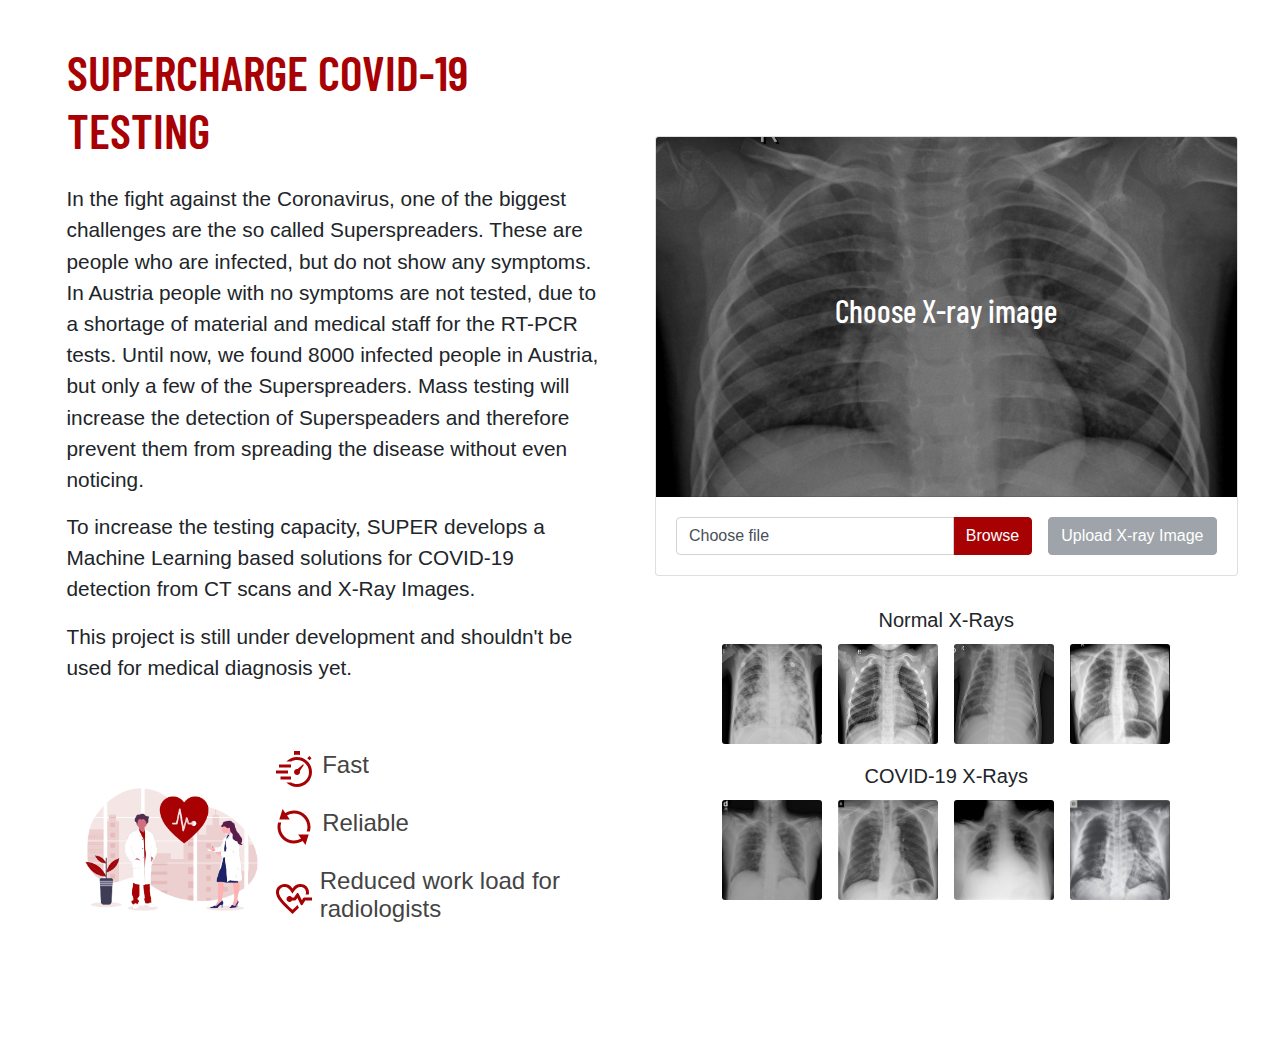
<file: webapp/app.html>
<html lang="en">
	<head>
		<meta charset="utf-8" />
		<meta name="viewport" content="width=device-width, initial-scale=1, shrink-to-fit=no" />
		<meta name="description" content="" />
		<title>COVID-19 X-Ray Diagnosis</title>
		<link rel="shortcut icon" type="image/x-icon" href="./images/favicon.ico" />
		<link rel="stylesheet" href="https://stackpath.bootstrapcdn.com/bootstrap/4.4.1/css/bootstrap.min.css" integrity="sha384-Vkoo8x4CGsO3+Hhxv8T/Q5PaXtkKtu6ug5TOeNV6gBiFeWPGFN9MuhOf23Q9Ifjh" crossorigin="anonymous" />
		<link rel="stylesheet" href="./style.css" />
		<link href="https://fonts.googleapis.com/css?family=Barlow+Condensed:400,500,600,700,800&display=swap" rel="stylesheet" />
		<script src="https://code.jquery.com/jquery-3.4.1.min.js" integrity="sha256-CSXorXvZcTkaix6Yvo6HppcZGetbYMGWSFlBw8HfCJo=" crossorigin="anonymous"></script>
		<script src="https://code.jquery.com/jquery-3.4.1.min.js" integrity="sha256-CSXorXvZcTkaix6Yvo6HppcZGetbYMGWSFlBw8HfCJo=" crossorigin="anonymous"></script>
		<script src="https://cdn.jsdelivr.net/npm/popper.js@1.16.0/dist/umd/popper.min.js" integrity="sha384-Q6E9RHvbIyZFJoft+2mJbHaEWldlvI9IOYy5n3zV9zzTtmI3UksdQRVvoxMfooAo" crossorigin="anonymous"></script>
		<script src="https://stackpath.bootstrapcdn.com/bootstrap/4.4.1/js/bootstrap.min.js" integrity="sha384-wfSDF2E50Y2D1uUdj0O3uMBJnjuUD4Ih7YwaYd1iqfktj0Uod8GCExl3Og8ifwB6" crossorigin="anonymous"></script>
		<script src="https://info.gesundheitsministerium.at/data/SimpleData.js"></script>
		<script src="./script.js"></script>
	</head>
	<body>
		<!--<div class="d-flex flex-column flex-md-row align-items-center p-3 px-md-4 mb-3 bg-white border-bottom shadow-sm">
			<h5 class="my-0 mr-md-auto font-weight-normal">COVID-19 AI Diagnosis</h5>
		</div>-->
		<div class="container-fluid w-100 d-flex justify-content-center align-items-center" id="content">
			<div class="row align-items-center mt-4" id="cardcontainer">
				<div class="col-xl-6 mb-4">
					<div class="card border-0">
						<div class="card-body px-4">
							<h1 class="onehead mb-4 primary-color">
								SUPERCHARGE COVID-19 TESTING
							</h1>
							<p class="card-text">In the fight against the Coronavirus, one of the biggest challenges are the so called Superspreaders. These are people who are infected, but do not show any symptoms. In Austria people with no symptoms are not tested, due to a shortage of material and medical staff for the RT-PCR tests. Until now, we found <span id="numberOfCases">8000</span> infected people in Austria, but only a few of the Superspreaders. Mass testing will increase the detection of Superspeaders and therefore prevent them from spreading the disease without even noticing.</p>
							<div class="d-flex flex-row align-items-center mb-5">
								<div>
									<p class="card-text">
										To increase the testing capacity, SUPER develops a Machine Learning based solutions for COVID-19 detection from CT scans and X-Ray Images.
									</p>
									<p class="card-text">
										This project is still under development and shouldn't be used for medical diagnosis yet.
									</p>
								</div>
							</div>
							<div style="height: 20;"></div>
							<div class="d-flex flex-row align-items-center mb-5">
								<div class="w-50 hidden-sm">
									<img src="./images/undraw_medicine.png" class="img-fluid" alt="Decoration" />
								</div>
								<div>
									<div class="d-flex flex-row bd-highlight mb-3 align-items-center grey-color">
										<svg xmlns="http://www.w3.org/2000/svg" class="svg-icon" width="36" height="36" viewBox="0 0 24 24">
											<path d="M15.91 13.34l2.636-4.026-.454-.406-3.673 3.099c-.675-.138-1.402.068-1.894.618-.736.823-.665 2.088.159 2.824.824.736 2.088.665 2.824-.159.492-.55.615-1.295.402-1.95zm-3.91-10.646v-2.694h4v2.694c-1.439-.243-2.592-.238-4 0zm8.851 2.064l1.407-1.407 1.414 1.414-1.321 1.321c-.462-.484-.964-.927-1.5-1.328zm-18.851 4.242h8v2h-8v-2zm-2 4h8v2h-8v-2zm3 4h7v2h-7v-2zm21-3c0 5.523-4.477 10-10 10-2.79 0-5.3-1.155-7.111-3h3.28c1.138.631 2.439 1 3.831 1 4.411 0 8-3.589 8-8s-3.589-8-8-8c-1.392 0-2.693.369-3.831 1h-3.28c1.811-1.845 4.321-3 7.111-3 5.523 0 10 4.477 10 10z" />
										</svg>
										<div style="width: 10;"></div>
										<div class="h4">Fast</div>
									</div>
									<div style="height: 5;"></div>
									<div class="d-flex flex-row bd-highlight mb-3 align-items-center grey-color">
										<svg xmlns="http://www.w3.org/2000/svg" class="svg-icon" width="36" height="36" viewBox="0 0 24 24">
											<path d="M23 12c0 1.042-.154 2.045-.425 3h-2.101c.335-.94.526-1.947.526-3 0-4.962-4.037-9-9-9-1.706 0-3.296.484-4.655 1.314l1.858 2.686h-6.994l2.152-7 1.849 2.673c1.684-1.049 3.659-1.673 5.79-1.673 6.074 0 11 4.925 11 11zm-6.354 7.692c-1.357.826-2.944 1.308-4.646 1.308-4.962 0-9-4.038-9-9 0-1.053.191-2.06.525-3h-2.1c-.271.955-.425 1.958-.425 3 0 6.075 4.925 11 11 11 2.127 0 4.099-.621 5.78-1.667l1.853 2.667 2.152-6.989h-6.994l1.855 2.681z" />
										</svg>
										<div style="width: 10;"></div>
										<div class="h4">Reliable</div>
									</div>
									<div style="height: 5;"></div>
									<div class="d-flex flex-row bd-highlight mb-3 align-items-center grey-color">
										<div style="width: 36px;">
											<svg xmlns="http://www.w3.org/2000/svg" class="svg-icon" width="36" height="36" viewBox="0 0 24 24" fill-rule="evenodd" clip-rule="evenodd">
												<path d="M21.826 9h-2.086c.171-.487.262-.957.262-1.41 0-2.326-1.818-3.776-4.024-3.573-2.681.247-4.518 3.71-4.978 4.484-.527-.863-2.261-4.238-4.981-4.494-2.11-.199-4.019 1.181-4.019 3.582 0 3.109 4.347 7.084 9.001 11.615 1.16-1.127 2.285-2.208 3.324-3.243l.97 1.857c-1.318 1.302-2.769 2.686-4.294 4.181-6.164-6.037-11.001-10.202-11.001-14.403 0-3.294 2.462-5.526 5.674-5.596 2.163-.009 4.125.957 5.327 2.952 1.177-1.956 3.146-2.942 5.253-2.942 3.064 0 5.746 2.115 5.746 5.595 0 .464-.06.928-.174 1.395zm-11.094 4c-.346.598-.992 1-1.732 1-1.104 0-2-.896-2-2s.896-2 2-2c.74 0 1.386.402 1.732 1h1.222l1.88-2.71c.14-.202.376-.315.622-.299.245.016.464.161.576.38l2.27 4.437.813-1.45c.124-.221.357-.358.611-.358h5.274v2h-4.513l-1.759 2.908c-.132.219-.373.348-.629.337-.255-.01-.484-.16-.598-.389l-2.256-4.559-.989 1.406c-.131.186-.345.297-.573.297h-1.951z" />
											</svg>
										</div>
										<div style="width: 10;"></div>
										<div class="h4">Reduced work load for radiologists</div>
									</div>
								</div>
							</div>
						</div>
					</div>
				</div>
				<div class="col-xl-6 mb-4">
					<div class="card" ondrop="drop(event)" ondragover="allowDrop(event)">
						<div class="card-header d-flex flex-column justify-content-center align-items-center" id="xray-placeholder">
							<h2 class="card-title text-white text-center" id="textoverimg">
								Choose X-ray image
							</h2>
							<div class="greenRedGradient w-60 d-none" style="width: 200px; height: 16px;" id="result-page">
								<div id="covidSlider" style="position: relative; left:98; width: 2px; height: 16px; background-color: black;"></div>
							</div>
						</div>
						<div class="card-body">
							<div class="progress align-self-start mt-2 mb-2" id="progressContainer">
								<div class="progress-bar progress-bar-striped progress-bar-animated" id="uploadProgress" role="progressbar" aria-valuenow="10" aria-valuemin="0" aria-valuemax="100" style="width: 10%"></div>
							</div>
							<div class="input-group">
								<div class="custom-file">
									<input type="file" class="custom-file-input" id="inputFileToLoad" onchange="readyToUpload();" />
									<label class="custom-file-label" id="chooseFile">Choose file</label>
								</div>
								<div class="input-group-append mr-3">
									<span class="input-group-text" id="inputGroupFileAddon01" onclick="document.querySelector('#inputFileToLoad').click();">Browse</span>
								</div>
								<button type="button" disabled="true" id="uploadButton" class="btn btn-md btn-secondary" onclick="sendFile();">
									Upload X-ray Image
								</button>
							</div>
						</div>
					</div>
					<div style="height: 32;"></div>
					<div class="h5 text-center">Normal X-Rays</div>
					<div class="d-flex flex-row justify-content-center align-items-center">
						<img id="normal1" src="./images/normal/n1.jpeg" draggable="true" ondragstart="drag(event)" onclick="uploadDemo(this.id)" class="demo-xray" />
						<img id="normal2" src="./images/normal/n2.jpeg" draggable="true" ondragstart="drag(event)" onclick="uploadDemo(this.id)" class="demo-xray" />
						<img id="normal3" src="./images/normal/n3.jpeg" draggable="true" ondragstart="drag(event)" onclick="uploadDemo(this.id)" class="demo-xray" />
						<img id="normal4" src="./images/normal/n4.jpeg" draggable="true" ondragstart="drag(event)" onclick="uploadDemo(this.id)" class="demo-xray" />
					</div>
					<div style="height: 16;"></div>
					<div class="h5 text-center">COVID-19 X-Rays</div>
					<div class="d-flex flex-row justify-content-center align-items-center">
						<img id="covid1" src="./images/covid/c1.jpeg" draggable="true" ondragstart="drag(event)" onclick="uploadDemo(this.id)" class="demo-xray" />
						<img id="covid2" src="./images/covid/c2.jpeg" draggable="true" ondragstart="drag(event)" onclick="uploadDemo(this.id)" class="demo-xray" />
						<img id="covid3" src="./images/covid/c3.jpeg" draggable="true" ondragstart="drag(event)" onclick="uploadDemo(this.id)" class="demo-xray" />
						<img id="covid4" src="./images/covid/c4.jpeg" draggable="true" ondragstart="drag(event)" onclick="uploadDemo(this.id)" class="demo-xray" />
					</div>
					<div class="alert alert-danger" role="alert" id="fileExtensionAlert" style="display:none;">
						<span>
							<p>Only Image file formats are allowed!</p>
						</span>
					</div>
					<div class="alert alert-danger" role="alert" id="fileSizeAlert" style="display:none;">
						<span>
							<p>Only files smaller than 10MB are allowed!</p>
						</span>
					</div>
				</div>
			</div>
		</div>
	</body>
</html>
</file>
<file: webapp/style.css>
.bd-placeholder-img {
	font-size: 1.125rem;
	text-anchor: middle;
	-webkit-user-select: none;
	-moz-user-select: none;
	-ms-user-select: none;
	user-select: none;
}

@media (min-width: 768px) {
	.bd-placeholder-img-lg {
		font-size: 3.5rem;
	}
}

html {
	font-size: 14px;
}

html, body {
	overflow: hidden;
}

@media (min-width: 768px) {
	html {
		font-size: 16px;
	}
}

h1,
h2,
h3,
h4,
h5,
h6 {
	font-family: 'Barlow Condensed', sans-serif;
}
.h3 {
	margin-bottom: 0;
}

.container {
	max-width: 960px;
}

.card-deck .card {
	min-width: 220px;
}

.card > img {
	height: 40vh;
}

.card-deck,
#cardcontainer {
	width: 98% !important;
}

h1.onehead {
	font-size: 3rem;
	font-weight: 600;
}

.card-text {
	font-size: 1.3rem;
}

#xray-placeholder {
	background-image: url('./images/xray-image-unsplash.jpeg');
	background-size: cover;
	background-position: center center;
}

#content {
	min-height: 80vh;
}

.card-header {
	background-color: rgba(0, 0, 0, 0.7);
	height: 40vh;
}

#xray-placeholder:after {
	content: '\A';
	position: absolute;
	width: 100%;
	height: 40vh;
	top: 0;
	left: 0;
	background: rgba(0, 0, 0, 0.4);
	z-index: 10;
	border-radius: calc(0.25rem - 1px) calc(0.25rem - 1px) 0 0;
}

#textoverimg {
	z-index: 999;
}

#uploadProgress {
	z-index: 900;
	transition: all 1s;
}

.progress {
	width: 100%;
}

.custom-file-label::after,
#inputGroupFileAddon01 {
	color: var(--white);
	background-color: var(--primary);
	border: 1px solid var(--primary) !important;
	transition: all 0.6s;

	border-top-right-radius: 0.25rem !important;
	border-bottom-right-radius: 0.25rem !important;
}

.custom-file:hover,
.custom-file > *,
.custom-file-label,
.custom-file-label::after,
.custom-file-label:hover,
.custom-file-input,
.input-group-append {
	cursor: pointer !important;
}

#uploadButton {
	transition: all 0.6s;
}

#progressContainer {
	display: none;
	transition: all 0.6s;
}

.custom-file-label::after {
	display: none !important;
}

.text-image {
	max-width: 60%;
	height: auto;
	display: block;
	margin-left: auto;
	margin-right: auto;
}

.primary-color {
	color: var(--primary);
}

.grey-color {
	color: #444444;
}
.svg-icon path {
	fill: var(--primary);
}

:root {
	--primary: #a80104;
}
.btn-primary,
.btn-primary:hover,
.btn-primary:active,
.progress-bar,
.btn-primary:visited {
	background-color: #a80104 !important;
	border: 1px solid #a80104 !important;
}
.greenRedGradient {
	background: linear-gradient(to right, #00ff00, #ff0000);
}
.demo-xray {
	height: 100;
	width: 100;
	margin: 4;
	margin-left: 8;
	margin-right: 8;
	border-radius: 3%;
}
</file>
